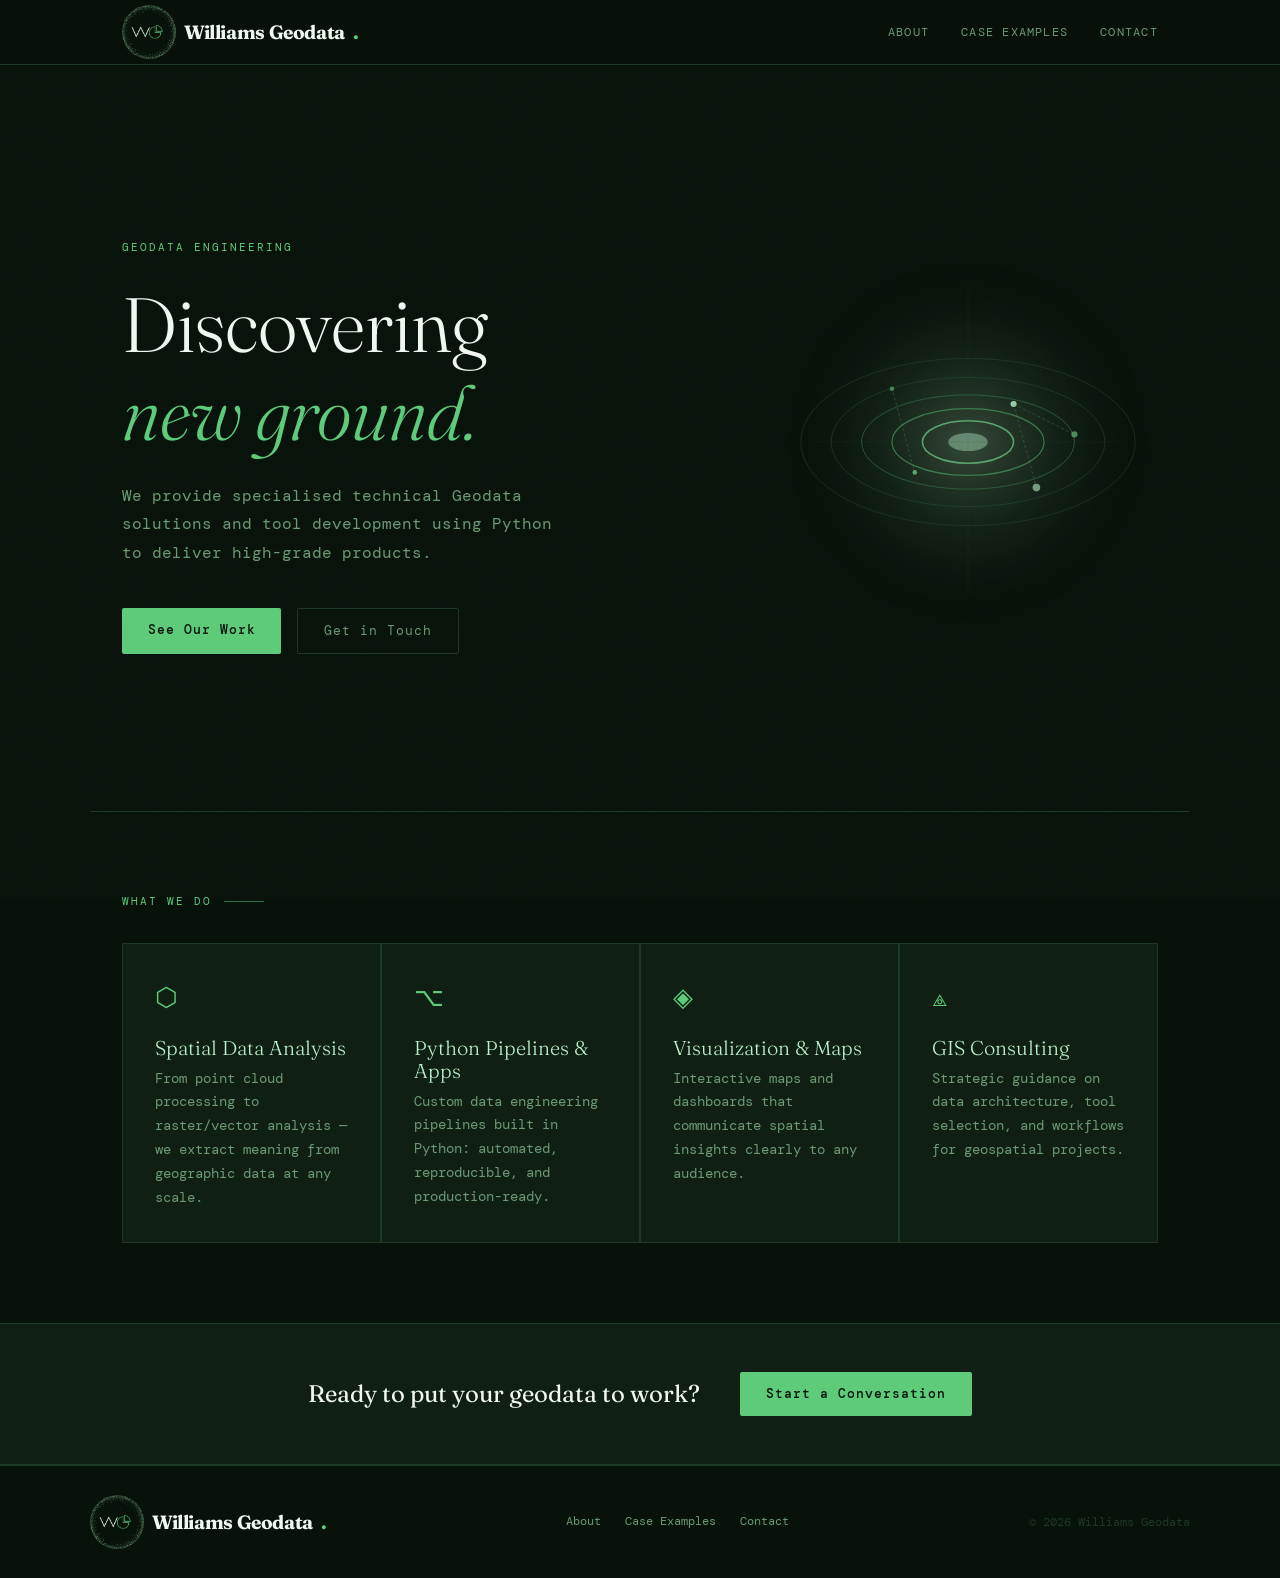
<file: index.html>
<!DOCTYPE html>
<html lang="en">
<head>
  <meta charset="UTF-8" />
  <meta name="viewport" content="width=device-width, initial-scale=1.0"/>
  <title>Williams Geodata — Geographic Data Engineering</title>
  <link rel="preconnect" href="https://fonts.googleapis.com">
  <link href="https://fonts.googleapis.com/css2?family=DM+Mono:wght@400;500&family=Fraunces:ital,opsz,wght@0,9..144,300;0,9..144,700;1,9..144,300&display=swap" rel="stylesheet">
  <link rel="stylesheet" href="style.css" />
</head>
<body>

  <header>
    <nav class="navbar">
      <a href="index.html" class="logo">
        <img src="logo.png" alt="Williams Geodata logo">Williams Geodata<span>.</span>
      </a>
      <ul class="nav-links">
        <li><a href="about.html">About</a></li>
        <li><a href="cases.html">Case Examples</a></li>
        <li><a href="contact.html">Contact</a></li>
      </ul>
    </nav>
  </header>

  <main>

    <section class="hero">
      <div class="hero-grid">
        <div class="hero-label">Geodata Engineering</div>
        <h1 class="hero-title">Discovering<br><em>new ground.</em></h1>
        <p class="hero-sub">We provide specialised technical Geodata solutions and tool development using Python to deliver high-grade products.</p>
        <div class="hero-cta">
          <a href="cases.html" class="btn-primary">See Our Work</a>
          <a href="contact.html" class="btn-ghost">Get in Touch</a>
        </div>
      </div>
      <div class="hero-visual" aria-hidden="true">
        <svg viewBox="0 0 500 500" xmlns="http://www.w3.org/2000/svg">
          <defs>
            <radialGradient id="glow" cx="50%" cy="50%" r="50%">
              <stop offset="0%" stop-color="#b8f0c8" stop-opacity="0.3"/>
              <stop offset="100%" stop-color="#0a1a10" stop-opacity="0"/>
            </radialGradient>
          </defs>
          <circle cx="250" cy="250" r="240" fill="url(#glow)"/>
          <!-- Contour lines -->
          <ellipse cx="250" cy="250" rx="220" ry="110" fill="none" stroke="#2a5c3a" stroke-width="1" opacity="0.6"/>
          <ellipse cx="250" cy="250" rx="180" ry="85" fill="none" stroke="#2a5c3a" stroke-width="1" opacity="0.7"/>
          <ellipse cx="250" cy="250" rx="140" ry="62" fill="none" stroke="#3a7a4e" stroke-width="1.2" opacity="0.8"/>
          <ellipse cx="250" cy="250" rx="100" ry="44" fill="none" stroke="#4a9a62" stroke-width="1.5" opacity="0.9"/>
          <ellipse cx="250" cy="250" rx="60" ry="28" fill="none" stroke="#6abf80" stroke-width="2"/>
          <ellipse cx="250" cy="250" rx="26" ry="12" fill="#b8f0c8" opacity="0.5"/>
          <!-- Grid overlay -->
          <line x1="50" y1="250" x2="450" y2="250" stroke="#2a5c3a" stroke-width="0.5" opacity="0.4"/>
          <line x1="250" y1="50" x2="250" y2="450" stroke="#2a5c3a" stroke-width="0.5" opacity="0.4"/>
          <!-- Data points -->
          <circle cx="310" cy="200" r="4" fill="#b8f0c8"/>
          <circle cx="180" cy="290" r="3" fill="#6abf80"/>
          <circle cx="340" cy="310" r="5" fill="#b8f0c8" opacity="0.7"/>
          <circle cx="150" cy="180" r="3" fill="#4a9a62"/>
          <circle cx="390" cy="240" r="4" fill="#6abf80" opacity="0.8"/>
          <!-- Connection lines -->
          <line x1="310" y1="200" x2="340" y2="310" stroke="#6abf80" stroke-width="0.8" opacity="0.5" stroke-dasharray="4,3"/>
          <line x1="310" y1="200" x2="390" y2="240" stroke="#6abf80" stroke-width="0.8" opacity="0.5" stroke-dasharray="4,3"/>
          <line x1="180" y1="290" x2="150" y2="180" stroke="#6abf80" stroke-width="0.8" opacity="0.5" stroke-dasharray="4,3"/>
        </svg>
      </div>
    </section>

    <section class="services">
      <div class="section-label">What We Do</div>
      <div class="services-grid">
        <div class="service-card">
          <div class="service-icon">⬡</div>
          <h3>Spatial Data Analysis</h3>
          <p>From point cloud processing to raster/vector analysis — we extract meaning from geographic data at any scale.</p>
        </div>
        <div class="service-card">
          <div class="service-icon">⌥</div>
          <h3>Python Pipelines & Apps</h3>
          <p>Custom data engineering pipelines built in Python: automated, reproducible, and production-ready.</p>
        </div>
        <div class="service-card">
          <div class="service-icon">◈</div>
          <h3>Visualization & Maps</h3>
          <p>Interactive maps and dashboards that communicate spatial insights clearly to any audience.</p>
        </div>
        <div class="service-card">
          <div class="service-icon">⟁</div>
          <h3>GIS Consulting</h3>
          <p>Strategic guidance on data architecture, tool selection, and workflows for geospatial projects.</p>
        </div>
      </div>
    </section>

    <section class="cta-strip">
      <p>Ready to put your geodata to work?</p>
      <a href="contact.html" class="btn-primary">Start a Conversation</a>
    </section>

  </main>

  <footer>
    <div class="footer-inner">
      <a href="index.html" class="logo">
        <img src="logo.png" alt="Williams Geodata logo">Williams Geodata<span>.</span>
      </a>
      <nav class="footer-nav">
        <a href="about.html">About</a>
        <a href="cases.html">Case Examples</a>
        <a href="contact.html">Contact</a>
      </nav>
      <span class="footer-copy">© 2026 Williams Geodata</span>
    </div>
  </footer>

</body>
</html>
</file>
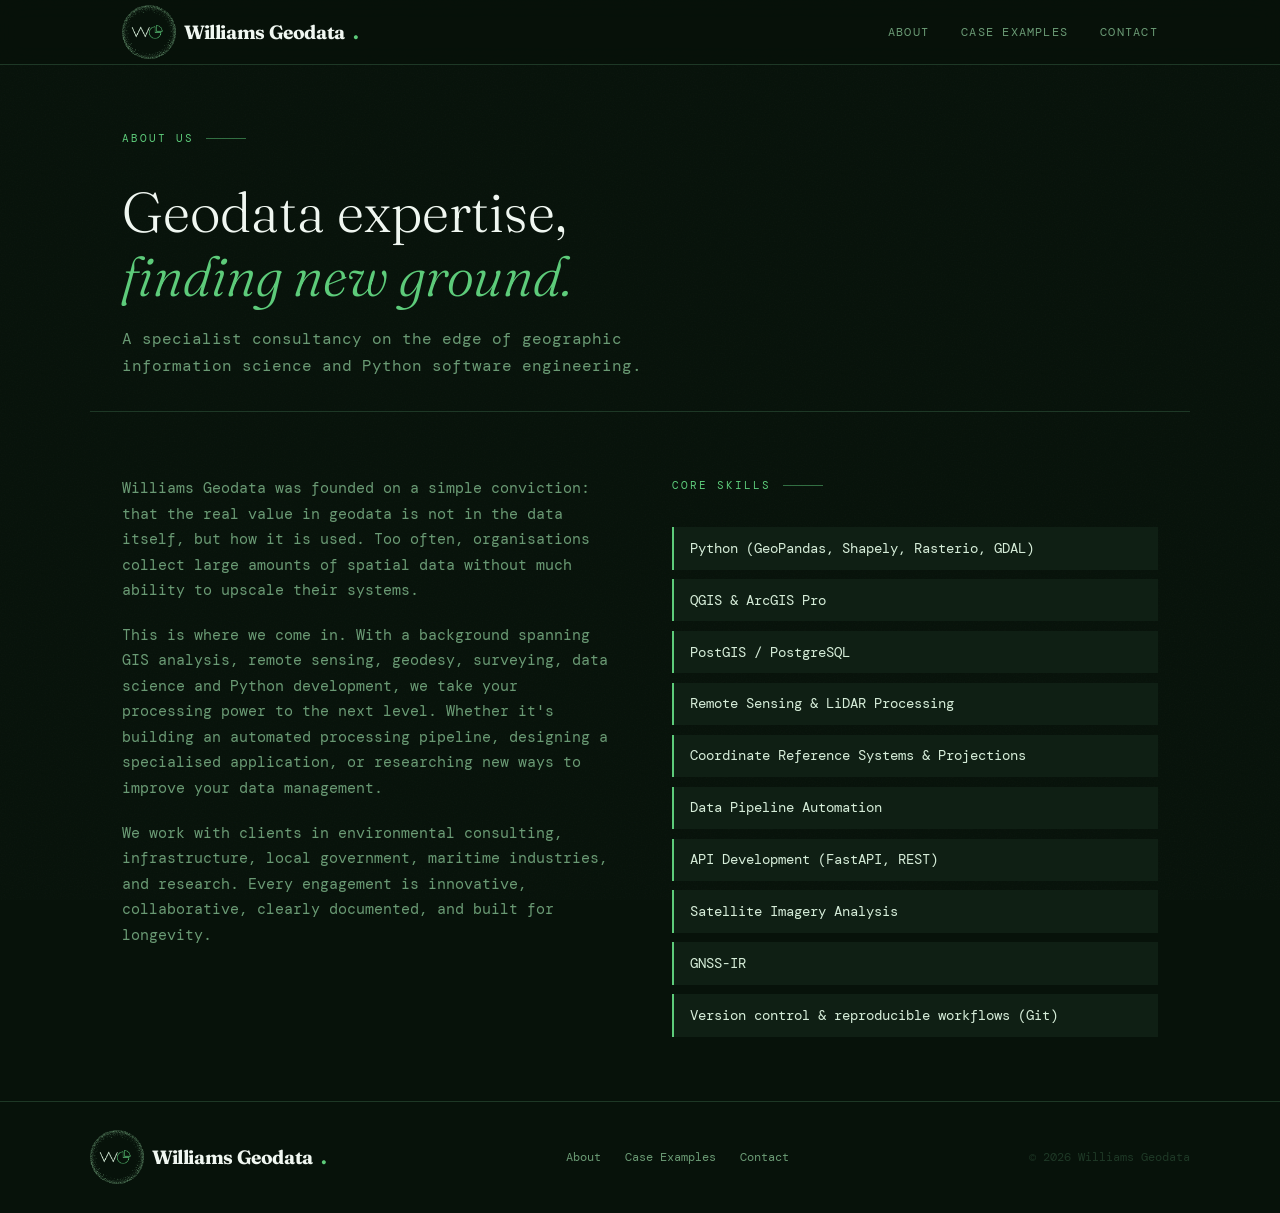
<file: about.html>
<!DOCTYPE html>
<html lang="en">
<head>
  <meta charset="UTF-8" />
  <meta name="viewport" content="width=device-width, initial-scale=1.0"/>
  <title>About — Williams Geodata</title>
  <link rel="preconnect" href="https://fonts.googleapis.com">
  <link href="https://fonts.googleapis.com/css2?family=DM+Mono:wght@400;500&family=Fraunces:ital,opsz,wght@0,9..144,300;0,9..144,700;1,9..144,300&display=swap" rel="stylesheet">
  <link rel="stylesheet" href="style.css" />
</head>
<body>

  <header>
    <nav class="navbar">
      <a href="index.html" class="logo">
        <img src="logo.png" alt="Williams Geodata logo">Williams Geodata<span>.</span>
      </a>
      <ul class="nav-links">
        <li><a href="about.html">About</a></li>
        <li><a href="cases.html">Case Examples</a></li>
        <li><a href="contact.html">Contact</a></li>
      </ul>
    </nav>
  </header>

  <main>
    <div class="page-header">
      <div class="section-label">About Us</div>
      <h1>Geodata expertise,<br><em>finding new ground.</em></h1>
      <p>A specialist consultancy on the edge of geographic information science and Python software engineering.</p>
    </div>

    <div class="page-content">
      <div class="about-grid">
        <div class="about-text">
          <p>Williams Geodata was founded on a simple conviction: that the real value in geodata is not in the data itself, but how it is used. Too often, organisations collect large amounts of spatial data without much ability to upscale their systems.</p>
          <p>This is where we come in. With a background spanning GIS analysis, remote sensing, geodesy, surveying, data science and Python development, we take your processing power to the next level. Whether it's building an automated processing pipeline, designing a specialised application, or researching new ways to improve your data management.</p>
          <p>We work with clients in environmental consulting, infrastructure, local government, maritime industries, and research. Every engagement is innovative, collaborative, clearly documented, and built for longevity.</p>
        </div>

        <div class="about-skills">
          <div class="section-label">Core Skills</div>
          <ul class="skills-list">
            <li>Python (GeoPandas, Shapely, Rasterio, GDAL)</li>
            <li>QGIS &amp; ArcGIS Pro</li>
            <li>PostGIS / PostgreSQL</li>
            <li>Remote Sensing &amp; LiDAR Processing</li>
            <li>Coordinate Reference Systems &amp; Projections</li>
            <li>Data Pipeline Automation</li>
            <li>API Development (FastAPI, REST)</li>
            <li>Satellite Imagery Analysis</li>
            <li>GNSS-IR</li>
            <li>Version control &amp; reproducible workflows (Git)</li>
          </ul>
        </div>
      </div>
    </div>
  </main>

  <footer>
    <div class="footer-inner">
      <a href="index.html" class="logo">
        <img src="logo.png" alt="Williams Geodata logo">Williams Geodata<span>.</span>
      </a>
      <nav class="footer-nav">
        <a href="about.html">About</a>
        <a href="cases.html">Case Examples</a>
        <a href="contact.html">Contact</a>
      </nav>
      <span class="footer-copy">© 2026 Williams Geodata</span>
    </div>
  </footer>

</body>
</html>
</file>
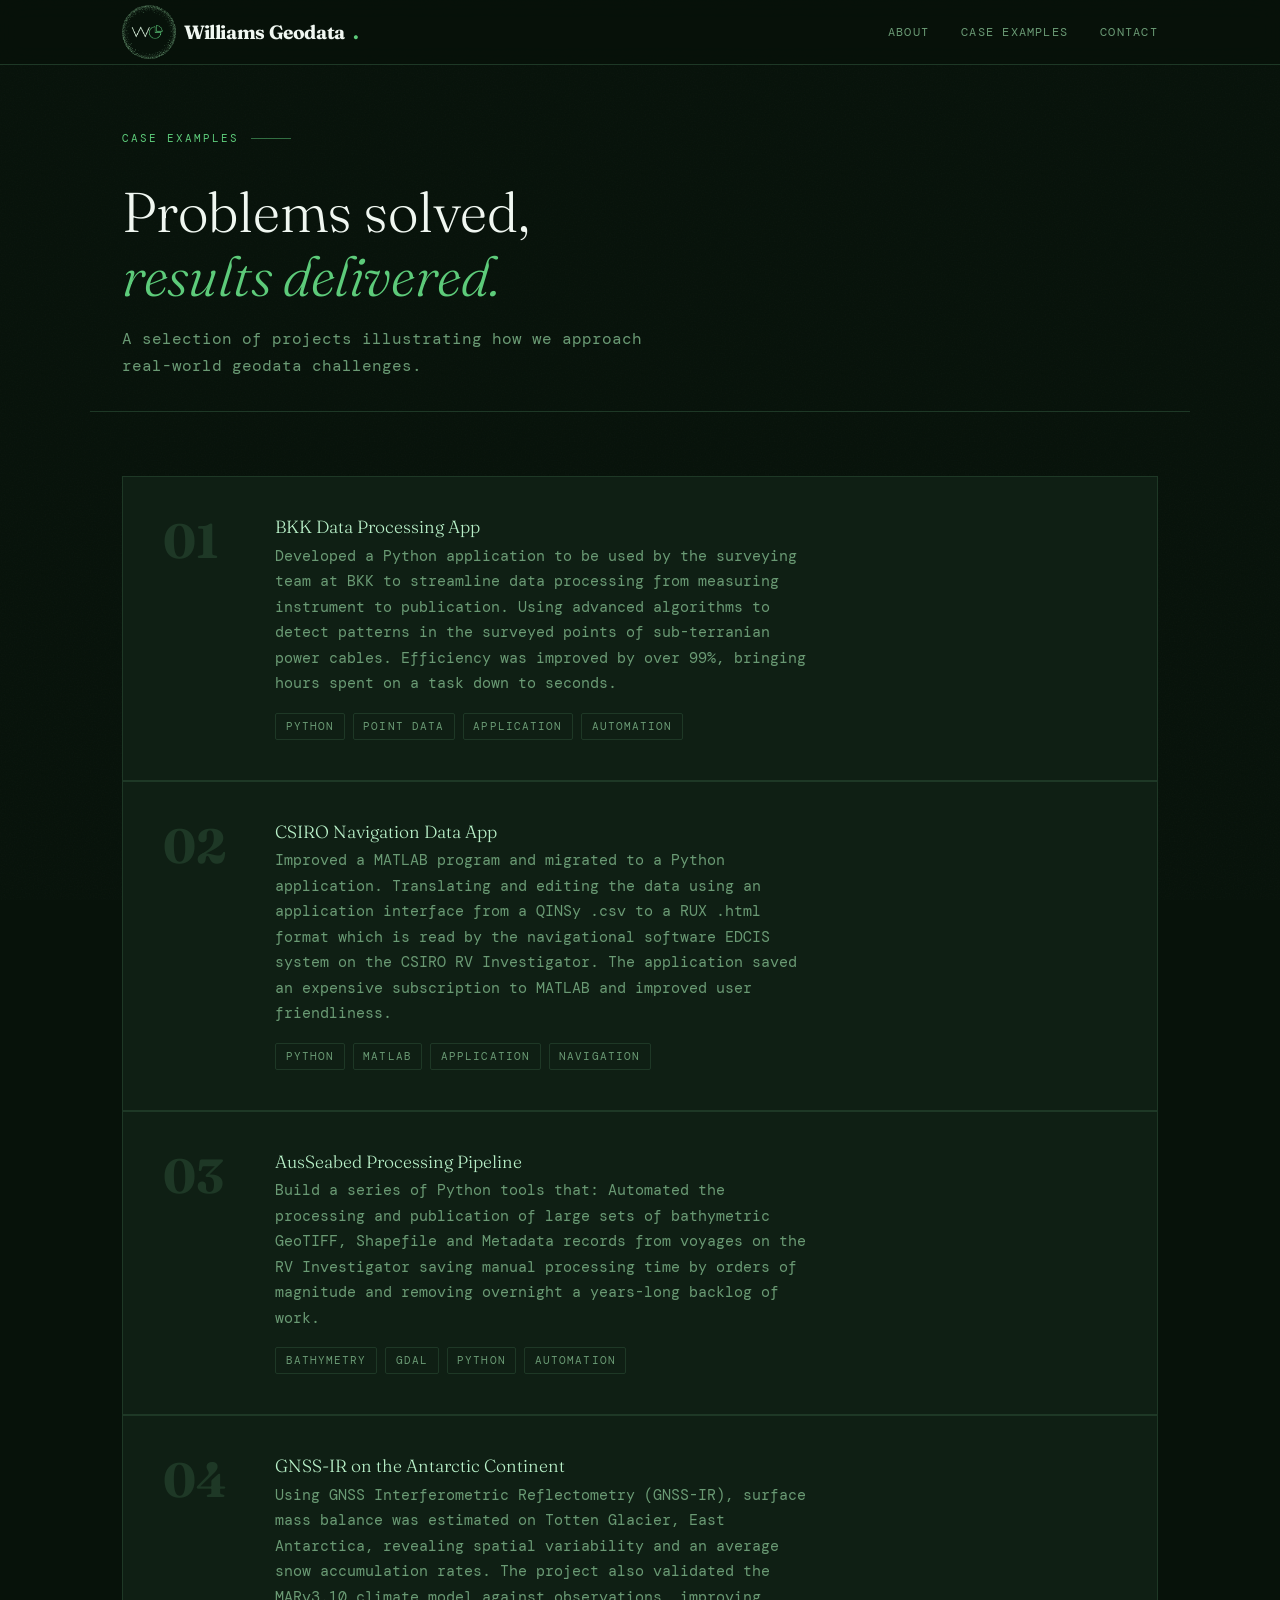
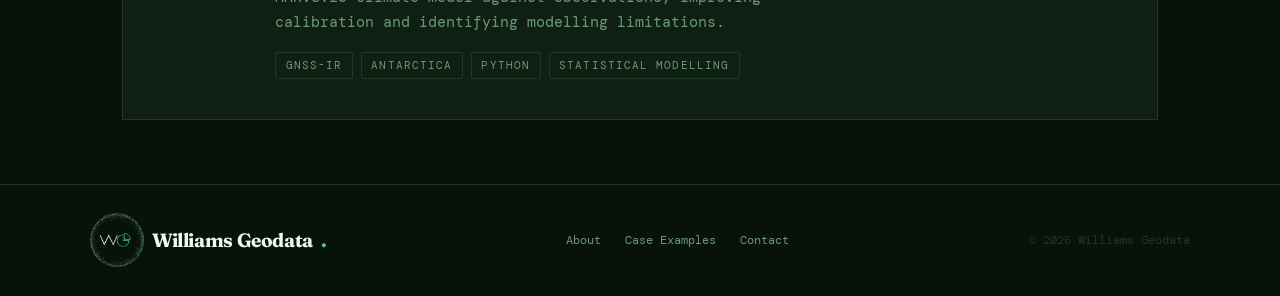
<file: cases.html>
<!DOCTYPE html>
<html lang="en">
<head>
  <meta charset="UTF-8" />
  <meta name="viewport" content="width=device-width, initial-scale=1.0"/>
  <title>Case Examples — Williams Geodata</title>
  <link rel="preconnect" href="https://fonts.googleapis.com">
  <link href="https://fonts.googleapis.com/css2?family=DM+Mono:wght@400;500&family=Fraunces:ital,opsz,wght@0,9..144,300;0,9..144,700;1,9..144,300&display=swap" rel="stylesheet">
  <link rel="stylesheet" href="style.css" />
</head>
<body>

  <header>
    <nav class="navbar">
      <a href="index.html" class="logo">
        <img src="logo.png" alt="Williams Geodata logo">Williams Geodata<span>.</span>
      </a>
      <ul class="nav-links">
        <li><a href="about.html">About</a></li>
        <li><a href="cases.html">Case Examples</a></li>
        <li><a href="contact.html">Contact</a></li>
      </ul>
    </nav>
  </header>

  <main>
    <div class="page-header">
      <div class="section-label">Case Examples</div>
      <h1>Problems solved,<br><em>results delivered.</em></h1>
      <p>A selection of projects illustrating how we approach real-world geodata challenges.</p>
    </div>

    <div class="page-content">
      <div class="cases-grid">

        <div class="case-card">
          <div class="case-number">01</div>
          <div>
            <h3>BKK Data Processing App</h3>
            <p>Developed a Python application to be used by the surveying team at BKK to streamline data processing from measuring instrument to publication. Using advanced algorithms to detect patterns in the surveyed points of sub-terranian power cables. Efficiency was improved by over 99%, bringing hours spent on a task down to seconds. </p>
            <div class="tags">
              <span class="tag">Python</span>
              <span class="tag">Point Data</span>
              <span class="tag">Application</span>
              <span class="tag">Automation</span>
            </div>
          </div>
        </div>

        <div class="case-card">
          <div class="case-number">02</div>
          <div>
            <h3>CSIRO Navigation Data App</h3>
            <p>Improved a MATLAB program and migrated to a Python application. Translating and editing the data using an application interface from a QINSy .csv to a RUX .html format which is read by the navigational software EDCIS system on the CSIRO RV Investigator. The application saved an expensive subscription to MATLAB and improved user friendliness. </p>
            <div class="tags">
              <span class="tag">Python</span>
              <span class="tag">MATLAB</span>
              <span class="tag">Application</span>
              <span class="tag">Navigation</span>
            </div>
          </div>
        </div>

        <div class="case-card">
          <div class="case-number">03</div>
          <div>
            <h3>AusSeabed Processing Pipeline</h3>
            <p>Build a series of Python tools that: Automated the processing and publication of large sets of bathymetric GeoTIFF, Shapefile and Metadata records from voyages on the RV Investigator saving manual processing time by orders of magnitude and removing overnight a years-long backlog of work.</p>
            <div class="tags">
              <span class="tag">Bathymetry</span>
              <span class="tag">GDAL</span>
              <span class="tag">Python</span>
              <span class="tag">Automation</span>
            </div>
          </div>
        </div>

        <div class="case-card">
          <div class="case-number">04</div>
          <div>
            <h3>GNSS-IR on the Antarctic Continent</h3>
            <p>Using GNSS Interferometric Reflectometry (GNSS-IR), surface mass balance was estimated on Totten Glacier, East Antarctica, revealing spatial variability and an average snow accumulation rates. The project also validated the MARv3.10 climate model against observations, improving calibration and identifying modelling limitations.</p>
            <div class="tags">
              <span class="tag">GNSS-IR</span>
              <span class="tag">Antarctica</span>
              <span class="tag">Python</span>
              <span class="tag">Statistical Modelling</span>
            </div>
          </div>
        </div>

      </div>
    </div>
  </main>

  <footer>
    <div class="footer-inner">
      <a href="index.html" class="logo">
        <img src="logo.png" alt="Williams Geodata logo">Williams Geodata<span>.</span>
      </a>
      <nav class="footer-nav">
        <a href="about.html">About</a>
        <a href="cases.html">Case Examples</a>
        <a href="contact.html">Contact</a>
      </nav>
      <span class="footer-copy">© 2026 Williams Geodata</span>
    </div>
  </footer>

</body>
</html>
</file>
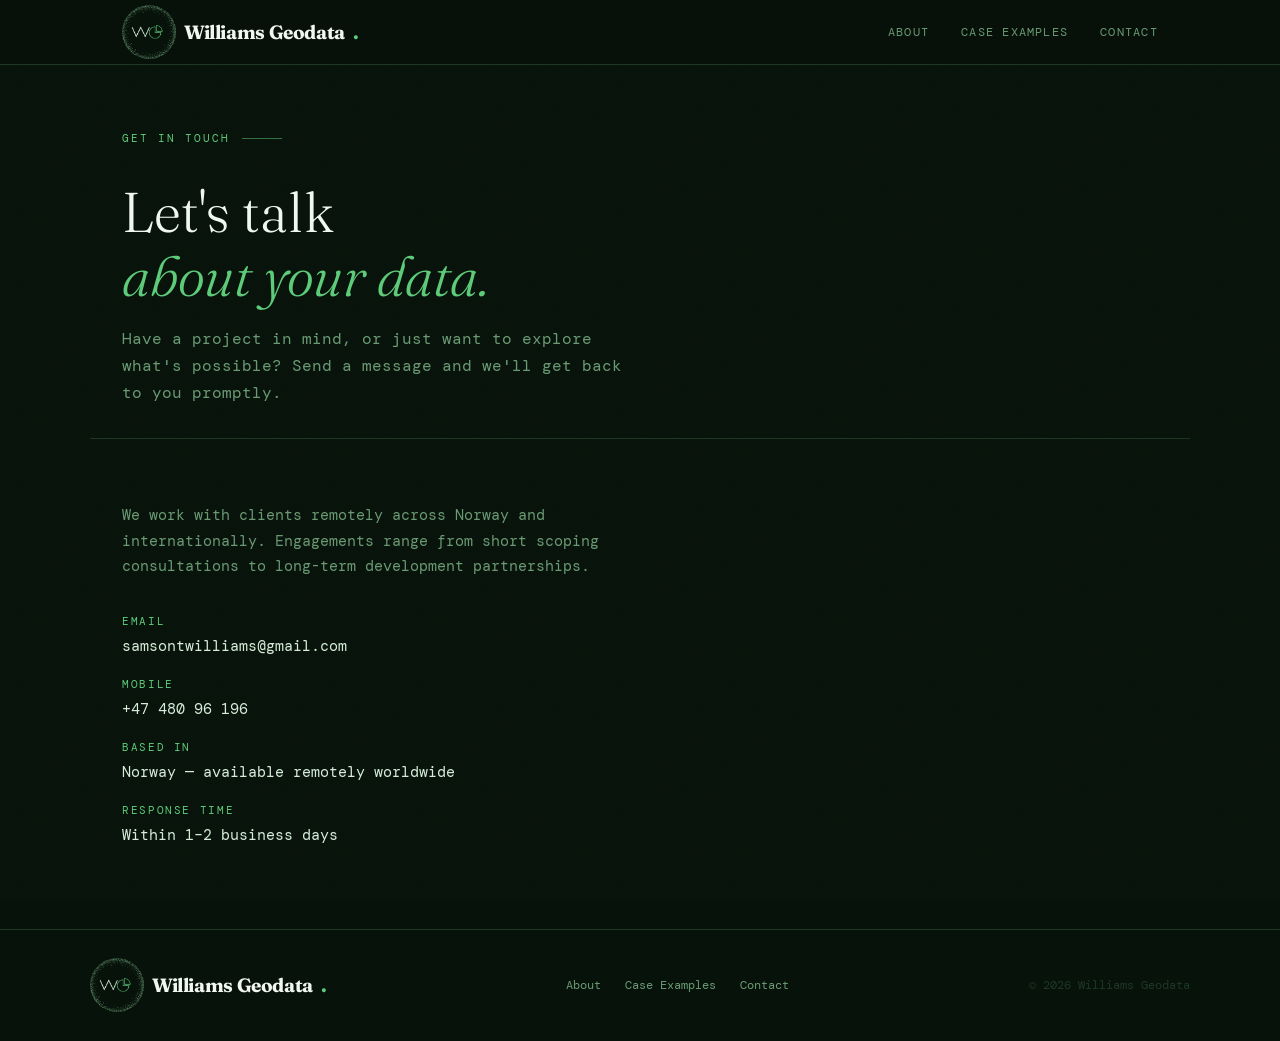
<file: contact.html>
<!DOCTYPE html>
<html lang="en">
<head>
  <meta charset="UTF-8" />
  <meta name="viewport" content="width=device-width, initial-scale=1.0"/>
  <title>Contact — Williams Geodata</title>
  <link rel="preconnect" href="https://fonts.googleapis.com">
  <link href="https://fonts.googleapis.com/css2?family=DM+Mono:wght@400;500&family=Fraunces:ital,opsz,wght@0,9..144,300;0,9..144,700;1,9..144,300&display=swap" rel="stylesheet">
  <link rel="stylesheet" href="style.css" />
</head>
<body>

  <header>
    <nav class="navbar">
      <a href="index.html" class="logo">
        <img src="logo.png" alt="Williams Geodata logo">Williams Geodata<span>.</span>
      </a>
      <ul class="nav-links">
        <li><a href="about.html">About</a></li>
        <li><a href="cases.html">Case Examples</a></li>
        <li><a href="contact.html">Contact</a></li>
      </ul>
    </nav>
  </header>

  <main>
    <div class="page-header">
      <div class="section-label">Get in Touch</div>
      <h1>Let's talk<br><em>about your data.</em></h1>
      <p>Have a project in mind, or just want to explore what's possible? Send a message and we'll get back to you promptly.</p>
    </div>

    <div class="page-content">
      <div class="contact-grid">

        <div class="contact-info">
          <p>We work with clients remotely across Norway and internationally. Engagements range from short scoping consultations to long-term development partnerships.</p>
          <div class="contact-detail">
            <span class="label">Email</span>
            <span class="value">samsontwilliams@gmail.com</span>
          </div>
          <div class="contact-detail">
            <span class="label">Mobile</span>
            <span class="value">+47 480 96 196</span>
          </div>
          <div class="contact-detail">
            <span class="label">Based in</span>
            <span class="value">Norway — available remotely worldwide</span>
          </div>
          <div class="contact-detail">
            <span class="label">Response time</span>
            <span class="value">Within 1–2 business days</span>
          </div>
        </div>
      </div>
    </div>
  </main>

  <footer>
    <div class="footer-inner">
      <a href="index.html" class="logo">
        <img src="logo.png" alt="Williams Geodata logo">Williams Geodata<span>.</span>
      </a>
      <nav class="footer-nav">
        <a href="about.html">About</a>
        <a href="cases.html">Case Examples</a>
        <a href="contact.html">Contact</a>
      </nav>
      <span class="footer-copy">© 2026 Williams Geodata</span>
    </div>
  </footer>

  <script>
    function handleSubmit(e) {
      e.preventDefault();
      // Placeholder: wire this up to a form service (e.g. Formspree, Netlify Forms)
      document.getElementById('form-note').style.display = 'block';
      e.target.reset();
    }
  </script>

</body>
</html>
</file>
<file: style.css>
/* ─── Reset & Base ─────────────────────────────────── */
*, *::before, *::after { box-sizing: border-box; margin: 0; padding: 0; }

:root {
  --bg:        #07120a;
  --surface:   #0f1f14;
  --border:    #1e3826;
  --text:      #d6edd9;
  --muted:     #6a9a74;
  --accent:    #b8f0c8;
  --accent2:   #5dcb7a;
  --white:     #f0f7f1;

  --font-display: 'Fraunces', Georgia, serif;
  --font-mono:    'DM Mono', 'Courier New', monospace;

  --max-w: 1100px;
  --nav-h: 64px;
}

html { scroll-behavior: smooth; }

body {
  background: var(--bg);
  color: var(--text);
  font-family: var(--font-mono);
  font-size: 15px;
  line-height: 1.7;
  min-height: 100vh;
  display: flex;
  flex-direction: column;
}

/* ─── Noise texture overlay ────────────────────────── */
body::before {
  content: '';
  position: fixed;
  inset: 0;
  background-image: url("data:image/svg+xml,%3Csvg xmlns='http://www.w3.org/2000/svg' width='200' height='200'%3E%3Cfilter id='n'%3E%3CfeTurbulence type='fractalNoise' baseFrequency='0.75' numOctaves='4' stitchTiles='stitch'/%3E%3C/filter%3E%3Crect width='200' height='200' filter='url(%23n)' opacity='0.04'/%3E%3C/svg%3E");
  pointer-events: none;
  z-index: 0;
  opacity: 0.6;
}

main { flex: 1; position: relative; z-index: 1; }

/* ─── Typography ───────────────────────────────────── */
h1, h2, h3 { font-family: var(--font-display); font-weight: 300; line-height: 1.15; }
h1 { font-size: clamp(2.6rem, 6vw, 4.8rem); color: var(--white); }
h2 { font-size: clamp(1.8rem, 3.5vw, 2.8rem); color: var(--white); }
h3 { font-size: 1.25rem; color: var(--accent); margin-bottom: 0.5rem; }
em { font-style: italic; color: var(--accent2); }
p  { color: var(--muted); max-width: 60ch; }
a  { color: var(--accent2); text-decoration: none; transition: color 0.2s; }
a:hover { color: var(--accent); }

/* ─── Section label ────────────────────────────────── */
.section-label {
  font-size: 0.7rem;
  letter-spacing: 0.18em;
  text-transform: uppercase;
  color: var(--accent2);
  margin-bottom: 2rem;
  display: flex;
  align-items: center;
  gap: 0.75rem;
}
.section-label::after {
  content: '';
  display: block;
  width: 40px;
  height: 1px;
  background: var(--accent2);
  opacity: 0.5;
}

/* ─── Navbar ───────────────────────────────────────── */
header {
  position: sticky;
  top: 0;
  z-index: 100;
  border-bottom: 1px solid var(--border);
  background: rgba(7, 18, 10, 0.88);
  backdrop-filter: blur(12px);
  -webkit-backdrop-filter: blur(12px);
}

.navbar {
  max-width: var(--max-w);
  margin: 0 auto;
  padding: 0 2rem;
  height: var(--nav-h);
  display: flex;
  align-items: center;
  justify-content: space-between;
}

.logo {
  display: flex;
  align-items: center;
  gap: 0.5rem; /* space between image and text */
  color: var(--white); /* keep your original color */
  font-family: var(--font-display);
  font-size: 1.2rem;
  font-weight: 700;
  letter-spacing: -0.02em;
}
.logo span { color: var(--accent2); }
.logo img {
  height: clamp(48px, 6vw, calc(var(--nav-h) - 10px));
  width: auto;
  display: block;
}


.nav-links {
  list-style: none;
  display: flex;
  gap: 2rem;
}
.nav-links a {
  font-size: 0.78rem;
  letter-spacing: 0.1em;
  text-transform: uppercase;
  color: var(--muted);
  transition: color 0.2s;
}
.nav-links a:hover,
.nav-links a.active { color: var(--accent); }

/* ─── Buttons ──────────────────────────────────────── */
.btn-primary {
  display: inline-block;
  padding: 0.7rem 1.6rem;
  background: var(--accent2);
  color: #07120a;
  font-family: var(--font-mono);
  font-size: 0.8rem;
  letter-spacing: 0.08em;
  font-weight: 500;
  border-radius: 2px;
  transition: background 0.2s, transform 0.15s;
}
.btn-primary:hover { background: var(--accent); color: #07120a; transform: translateY(-1px); }

.btn-ghost {
  display: inline-block;
  padding: 0.7rem 1.6rem;
  border: 1px solid var(--border);
  color: var(--muted);
  font-family: var(--font-mono);
  font-size: 0.8rem;
  letter-spacing: 0.08em;
  border-radius: 2px;
  transition: border-color 0.2s, color 0.2s;
}
.btn-ghost:hover { border-color: var(--accent2); color: var(--accent); }

/* ─── Hero ─────────────────────────────────────────── */
.hero {
  max-width: var(--max-w);
  margin: 0 auto;
  padding: 5rem 2rem 4rem;
  display: grid;
  grid-template-columns: 1fr 380px;
  gap: 3rem;
  align-items: center;
  min-height: calc(90vh - var(--nav-h));
}

.hero-label {
  font-size: 0.7rem;
  letter-spacing: 0.18em;
  text-transform: uppercase;
  color: var(--accent2);
  margin-bottom: 1.5rem;
}

.hero-title { margin-bottom: 1.5rem; }

.hero-sub {
  font-size: 1rem;
  line-height: 1.8;
  margin-bottom: 2.5rem;
  max-width: 44ch;
}

.hero-cta { display: flex; gap: 1rem; flex-wrap: wrap; }

.hero-visual {
  animation: float 6s ease-in-out infinite;
  opacity: 0.85;
}
.hero-visual svg { width: 100%; height: auto; }

@keyframes float {
  0%, 100% { transform: translateY(0); }
  50%       { transform: translateY(-12px); }
}

/* ─── Services ─────────────────────────────────────── */
.services {
  max-width: var(--max-w);
  margin: 0 auto;
  padding: 5rem 2rem;
  border-top: 1px solid var(--border);
}

.services-grid {
  display: grid;
  grid-template-columns: repeat(auto-fit, minmax(220px, 1fr));
  gap: 1.5px;
  background: var(--border);
  border: 1px solid var(--border);
}

.service-card {
  background: var(--surface);
  padding: 2rem;
  transition: background 0.2s;
}
.service-card:hover { background: #122019; }

.service-icon {
  font-size: 1.6rem;
  color: var(--accent2);
  margin-bottom: 1rem;
  display: block;
}

.service-card p { font-size: 0.88rem; color: var(--muted); max-width: none; }

/* ─── CTA Strip ────────────────────────────────────── */
.cta-strip {
  border-top: 1px solid var(--border);
  border-bottom: 1px solid var(--border);
  background: var(--surface);
  padding: 3rem 2rem;
  display: flex;
  align-items: center;
  justify-content: center;
  gap: 2.5rem;
  flex-wrap: wrap;
}

.cta-strip p {
  font-family: var(--font-display);
  font-size: 1.5rem;
  color: var(--white);
  max-width: none;
}

/* ─── Page Header (inner pages) ────────────────────── */
.page-header {
  max-width: var(--max-w);
  margin: 0 auto;
  padding: 4rem 2rem 2rem;
  border-bottom: 1px solid var(--border);
}
.page-header h1 { font-size: clamp(2rem, 5vw, 3.5rem); margin-bottom: 1rem; }
.page-header p  { font-size: 1rem; max-width: 52ch; }

/* ─── Page Content ─────────────────────────────────── */
.page-content {
  max-width: var(--max-w);
  margin: 0 auto;
  padding: 4rem 2rem;
}

/* ─── About page ───────────────────────────────────── */
.about-grid {
  display: grid;
  grid-template-columns: 1fr 1fr;
  gap: 4rem;
  align-items: start;
}

.about-grid p { margin-bottom: 1.2rem; }

.skills-list {
  list-style: none;
  display: flex;
  flex-direction: column;
  gap: 0.6rem;
}
.skills-list li {
  font-size: 0.85rem;
  padding: 0.6rem 1rem;
  background: var(--surface);
  border-left: 2px solid var(--accent2);
  color: var(--text);
}

/* ─── Cases page ───────────────────────────────────── */
.cases-grid {
  display: flex;
  flex-direction: column;
  gap: 2px;
  background: var(--border);
  border: 1px solid var(--border);
}

.case-card {
  background: var(--surface);
  padding: 2.5rem;
  display: grid;
  grid-template-columns: 80px 1fr;
  gap: 2rem;
  align-items: start;
  transition: background 0.2s;
}
.case-card:hover { background: #122019; }

.case-number {
  font-family: var(--font-display);
  font-size: 3rem;
  color: var(--border);
  line-height: 1;
  font-weight: 700;
  user-select: none;
}

.case-card h3 { font-size: 1.1rem; margin-bottom: 0.4rem; }
.case-card .tags { display: flex; gap: 0.5rem; flex-wrap: wrap; margin-top: 1rem; }
.tag {
  font-size: 0.68rem;
  letter-spacing: 0.1em;
  text-transform: uppercase;
  padding: 0.2rem 0.6rem;
  border: 1px solid var(--border);
  color: var(--muted);
  border-radius: 2px;
}

/* ─── Contact page ─────────────────────────────────── */
.contact-grid {
  display: grid;
  grid-template-columns: 1fr 1fr;
  gap: 4rem;
  align-items: start;
}

.contact-info p { margin-bottom: 2rem; }
.contact-detail {
  margin-bottom: 1rem;
  display: flex;
  flex-direction: column;
  gap: 0.2rem;
}
.contact-detail .label {
  font-size: 0.68rem;
  letter-spacing: 0.15em;
  text-transform: uppercase;
  color: var(--accent2);
}
.contact-detail .value { color: var(--text); }

.contact-form { display: flex; flex-direction: column; gap: 1.2rem; }

.form-group { display: flex; flex-direction: column; gap: 0.4rem; }
.form-group label {
  font-size: 0.7rem;
  letter-spacing: 0.12em;
  text-transform: uppercase;
  color: var(--muted);
}
.form-group input,
.form-group textarea {
  background: var(--surface);
  border: 1px solid var(--border);
  color: var(--text);
  font-family: var(--font-mono);
  font-size: 0.9rem;
  padding: 0.75rem 1rem;
  border-radius: 2px;
  outline: none;
  transition: border-color 0.2s;
  resize: vertical;
}
.form-group input:focus,
.form-group textarea:focus { border-color: var(--accent2); }
.form-group textarea { min-height: 140px; }

/* ─── Footer ───────────────────────────────────────── */
footer {
  border-top: 1px solid var(--border);
  padding: 1.8rem 2rem;
  position: relative;
  z-index: 1;
}
.footer-inner {
  max-width: var(--max-w);
  margin: 0 auto;
  display: flex;
  align-items: center;
  justify-content: space-between;
  flex-wrap: wrap;
  gap: 1rem;
}
.footer-nav { display: flex; gap: 1.5rem; }
.footer-nav a { font-size: 0.78rem; color: var(--muted); }
.footer-nav a:hover { color: var(--accent); }
.footer-copy { font-size: 0.75rem; color: var(--border); }

/* ─── Animations ───────────────────────────────────── */
@keyframes fadeUp {
  from { opacity: 0; transform: translateY(20px); }
  to   { opacity: 1; transform: translateY(0); }
}

.hero-grid > * {
  animation: fadeUp 0.6s ease both;
}
.hero-label { animation-delay: 0.05s; }
.hero-title  { animation-delay: 0.15s; }
.hero-sub    { animation-delay: 0.25s; }
.hero-cta    { animation-delay: 0.35s; }

/* ─── Responsive ───────────────────────────────────── */
@media (max-width: 768px) {
  .hero {
    grid-template-columns: 1fr;
    padding-top: 3rem;
    min-height: auto;
  }
  .hero-visual { display: none; }
  .about-grid,
  .contact-grid { grid-template-columns: 1fr; gap: 2.5rem; }
  .case-card { grid-template-columns: 1fr; }
  .case-number { font-size: 2rem; }
  .nav-links { gap: 1.2rem; }
}
</file>
